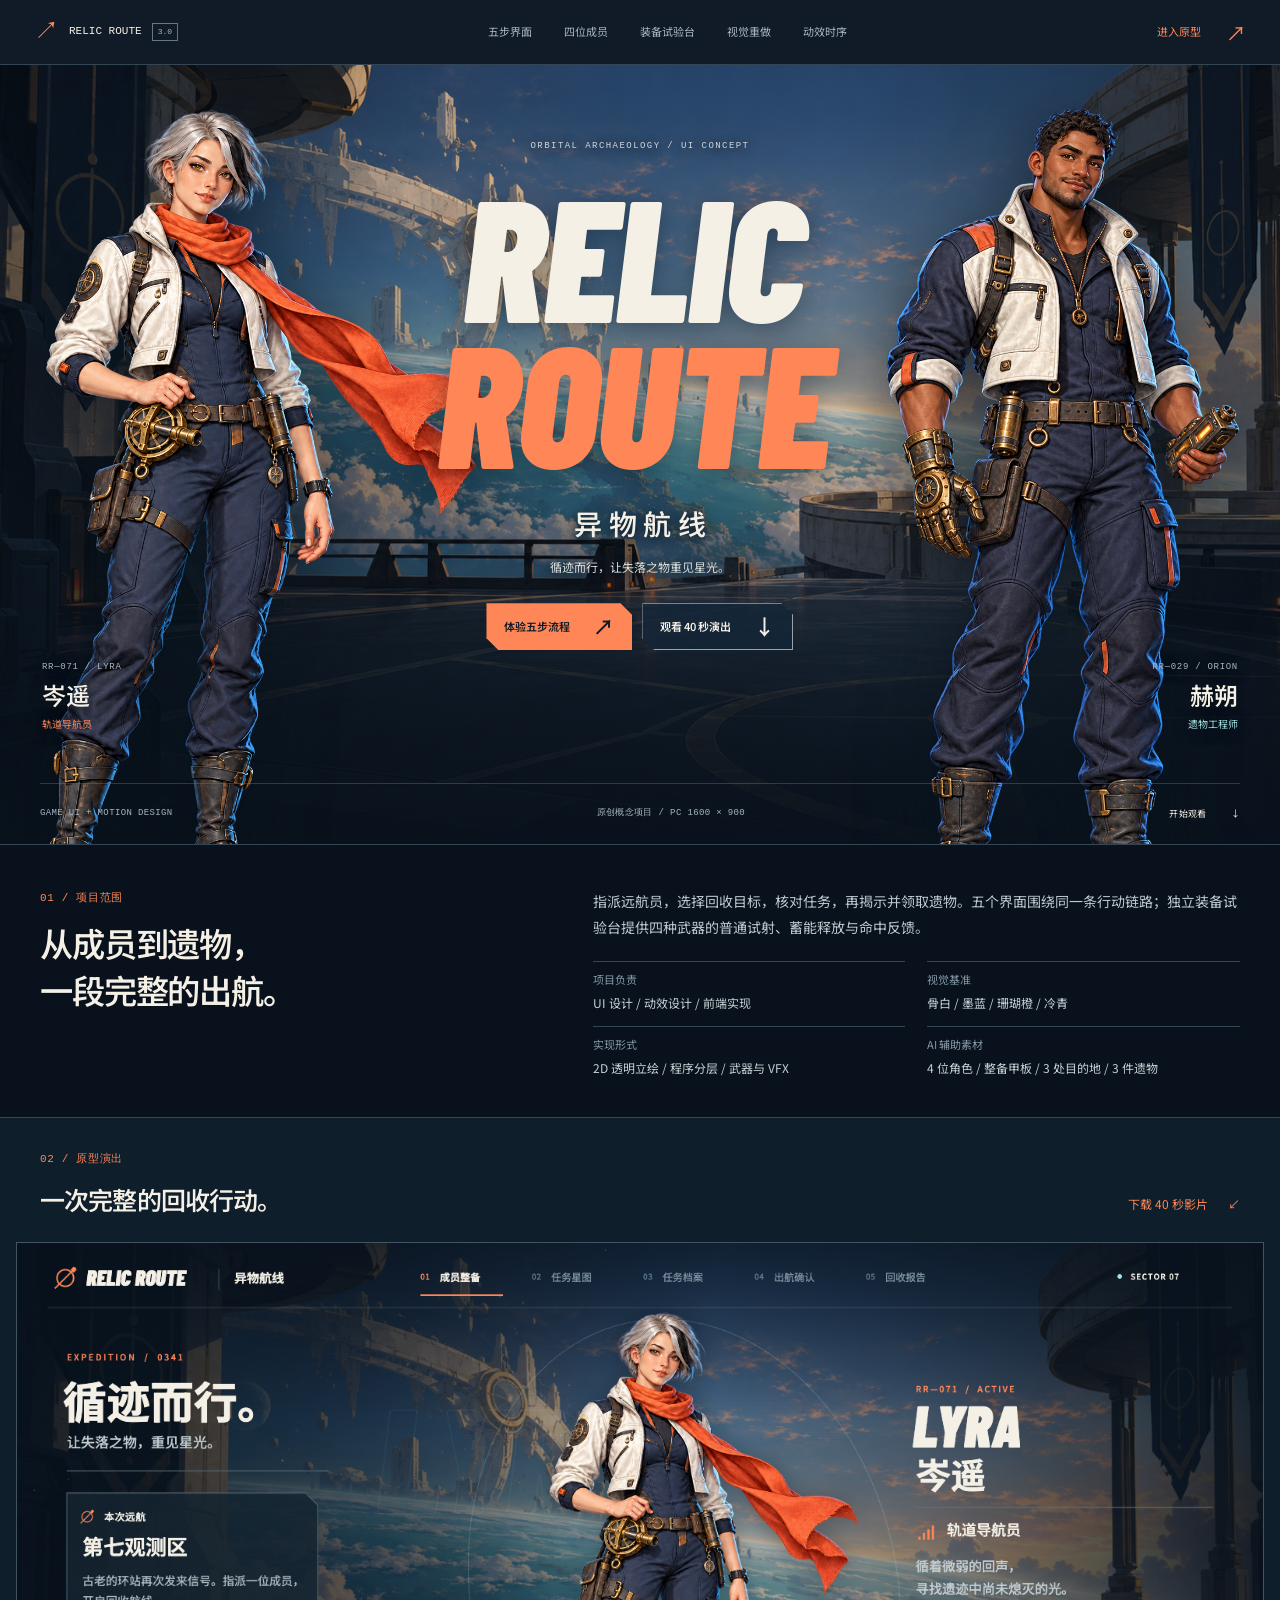
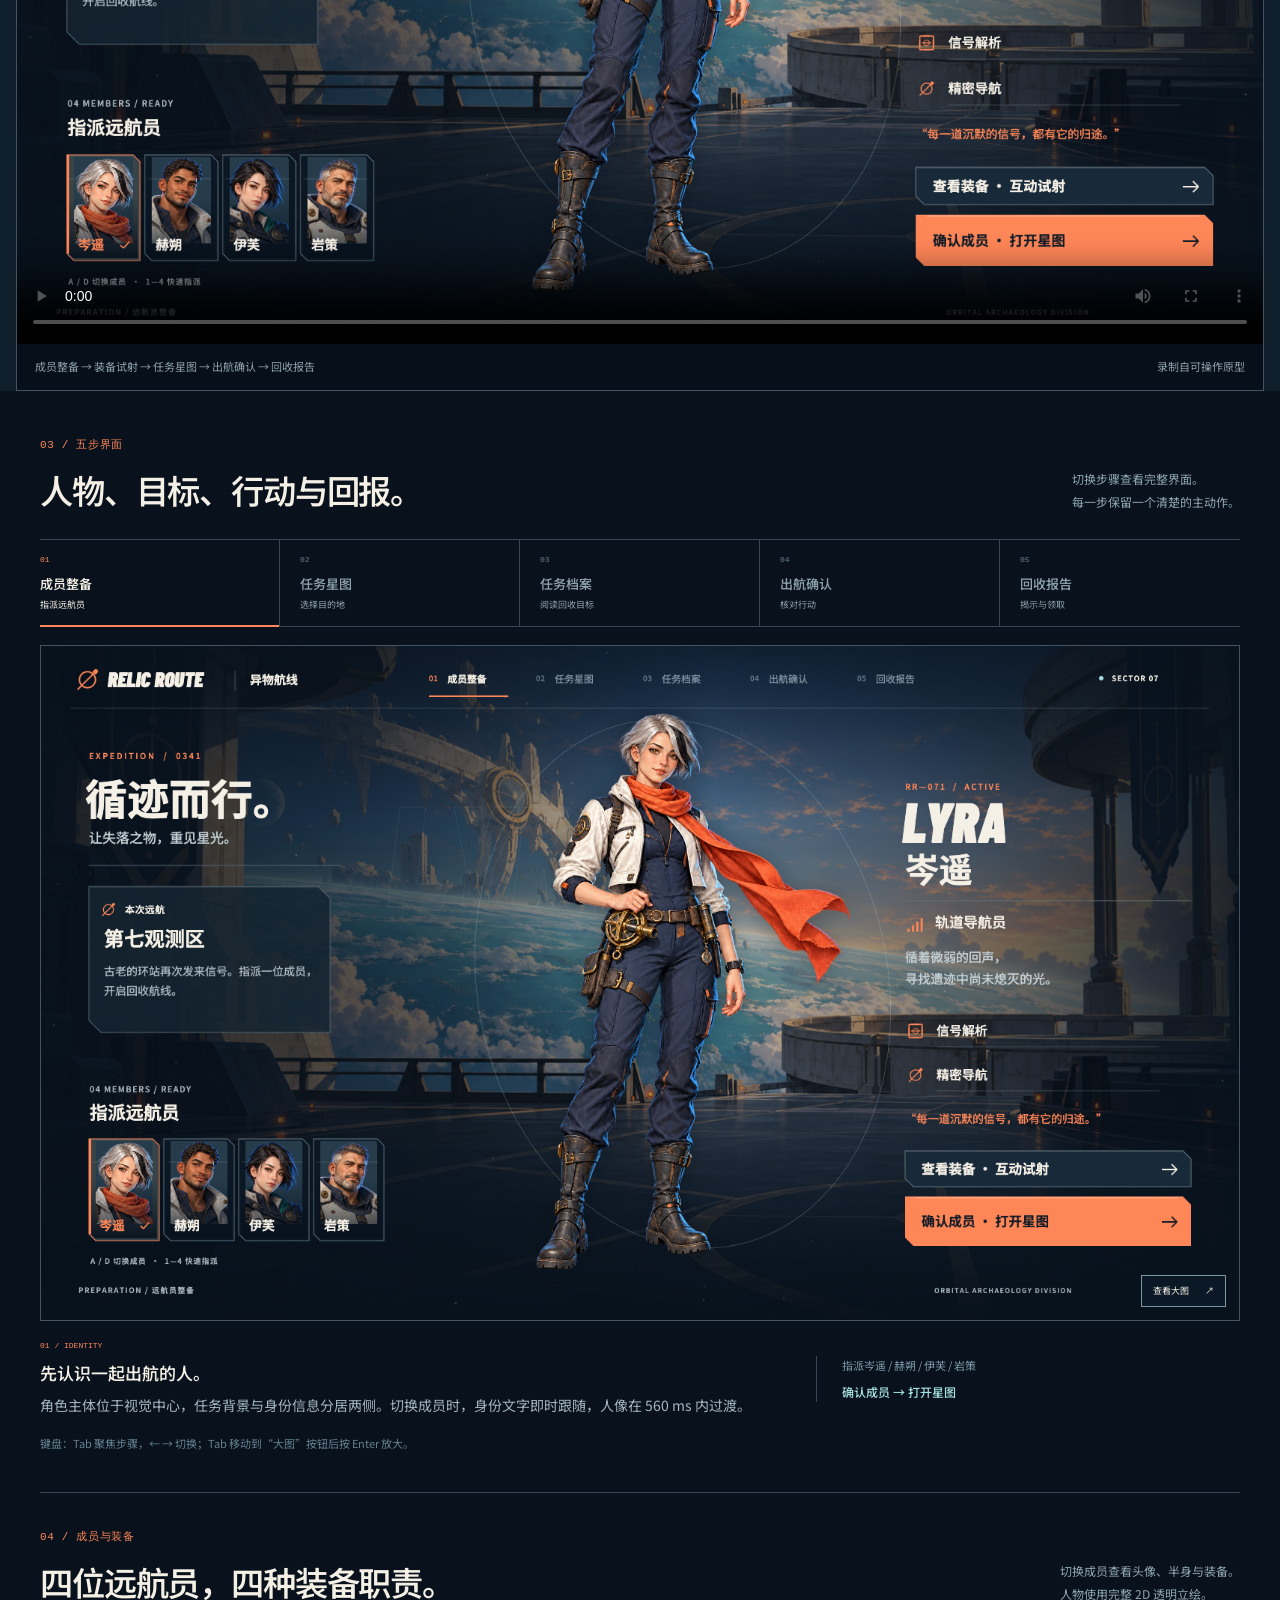
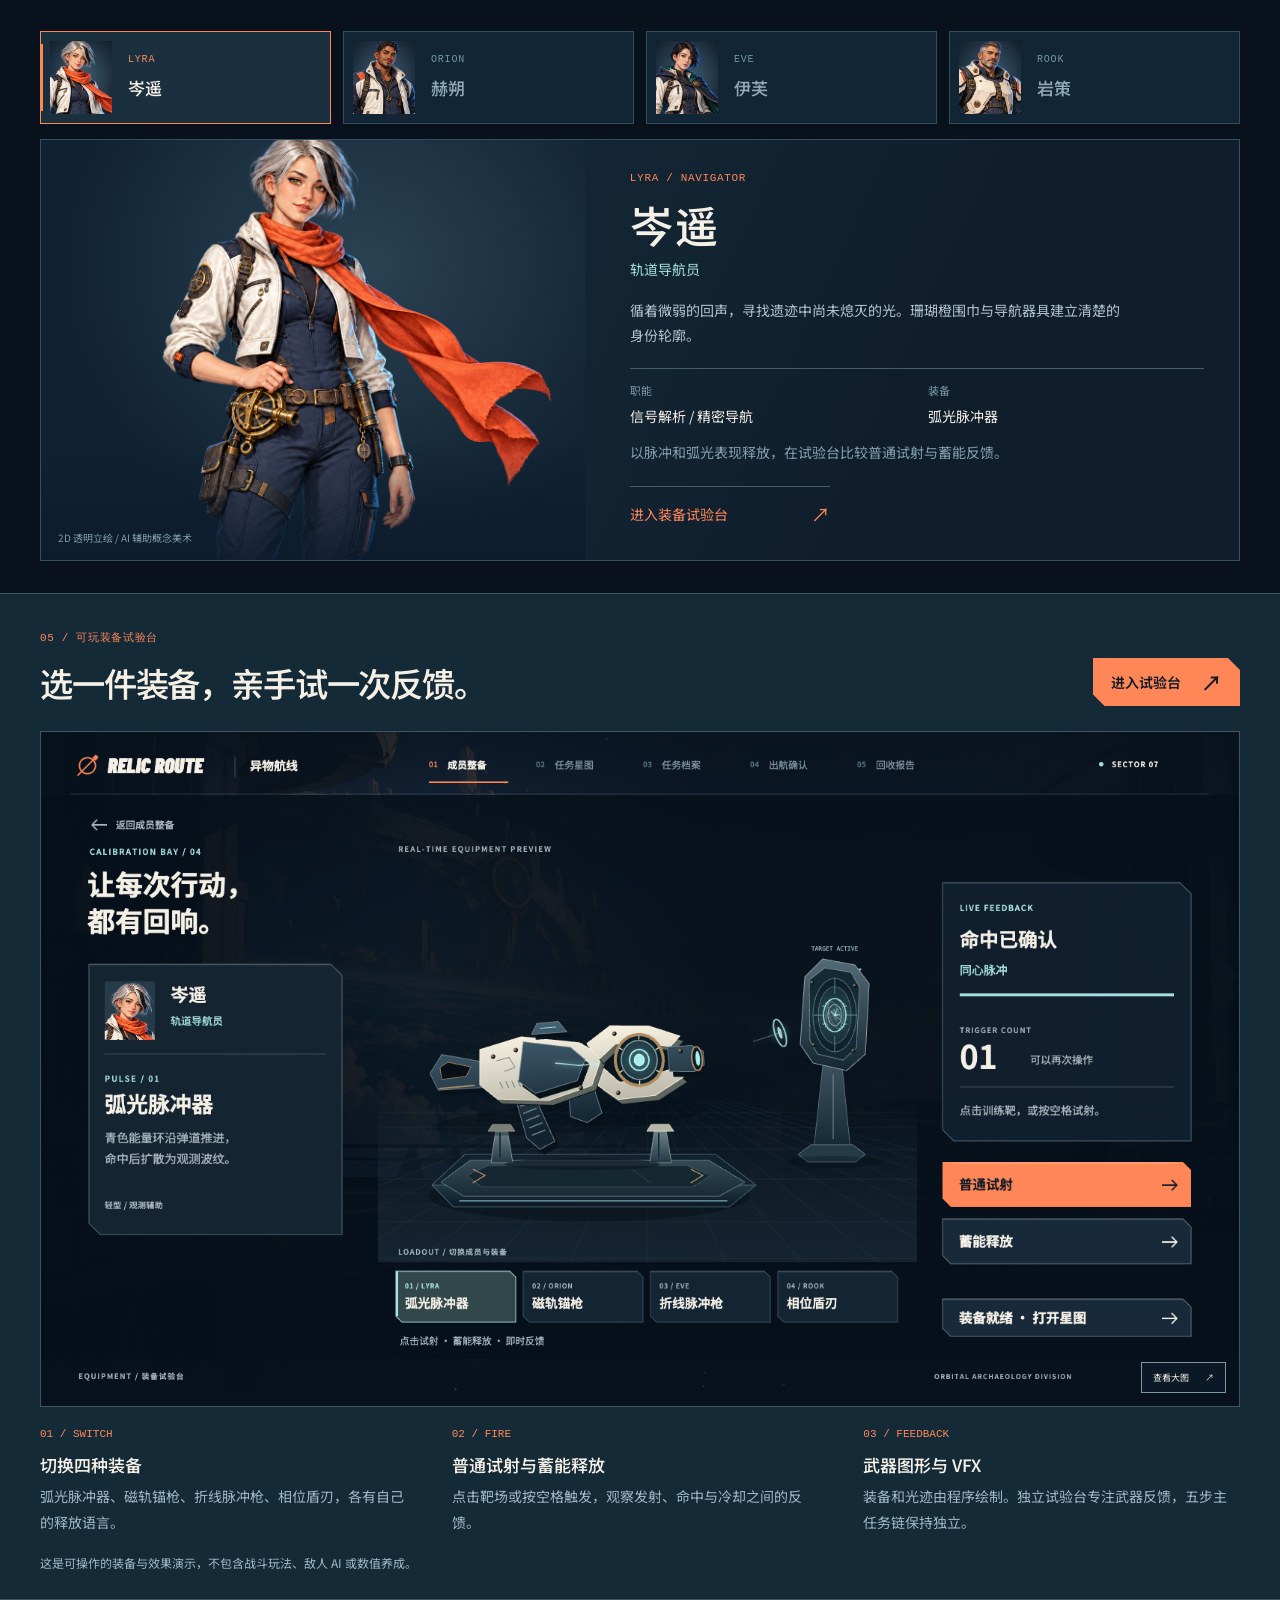
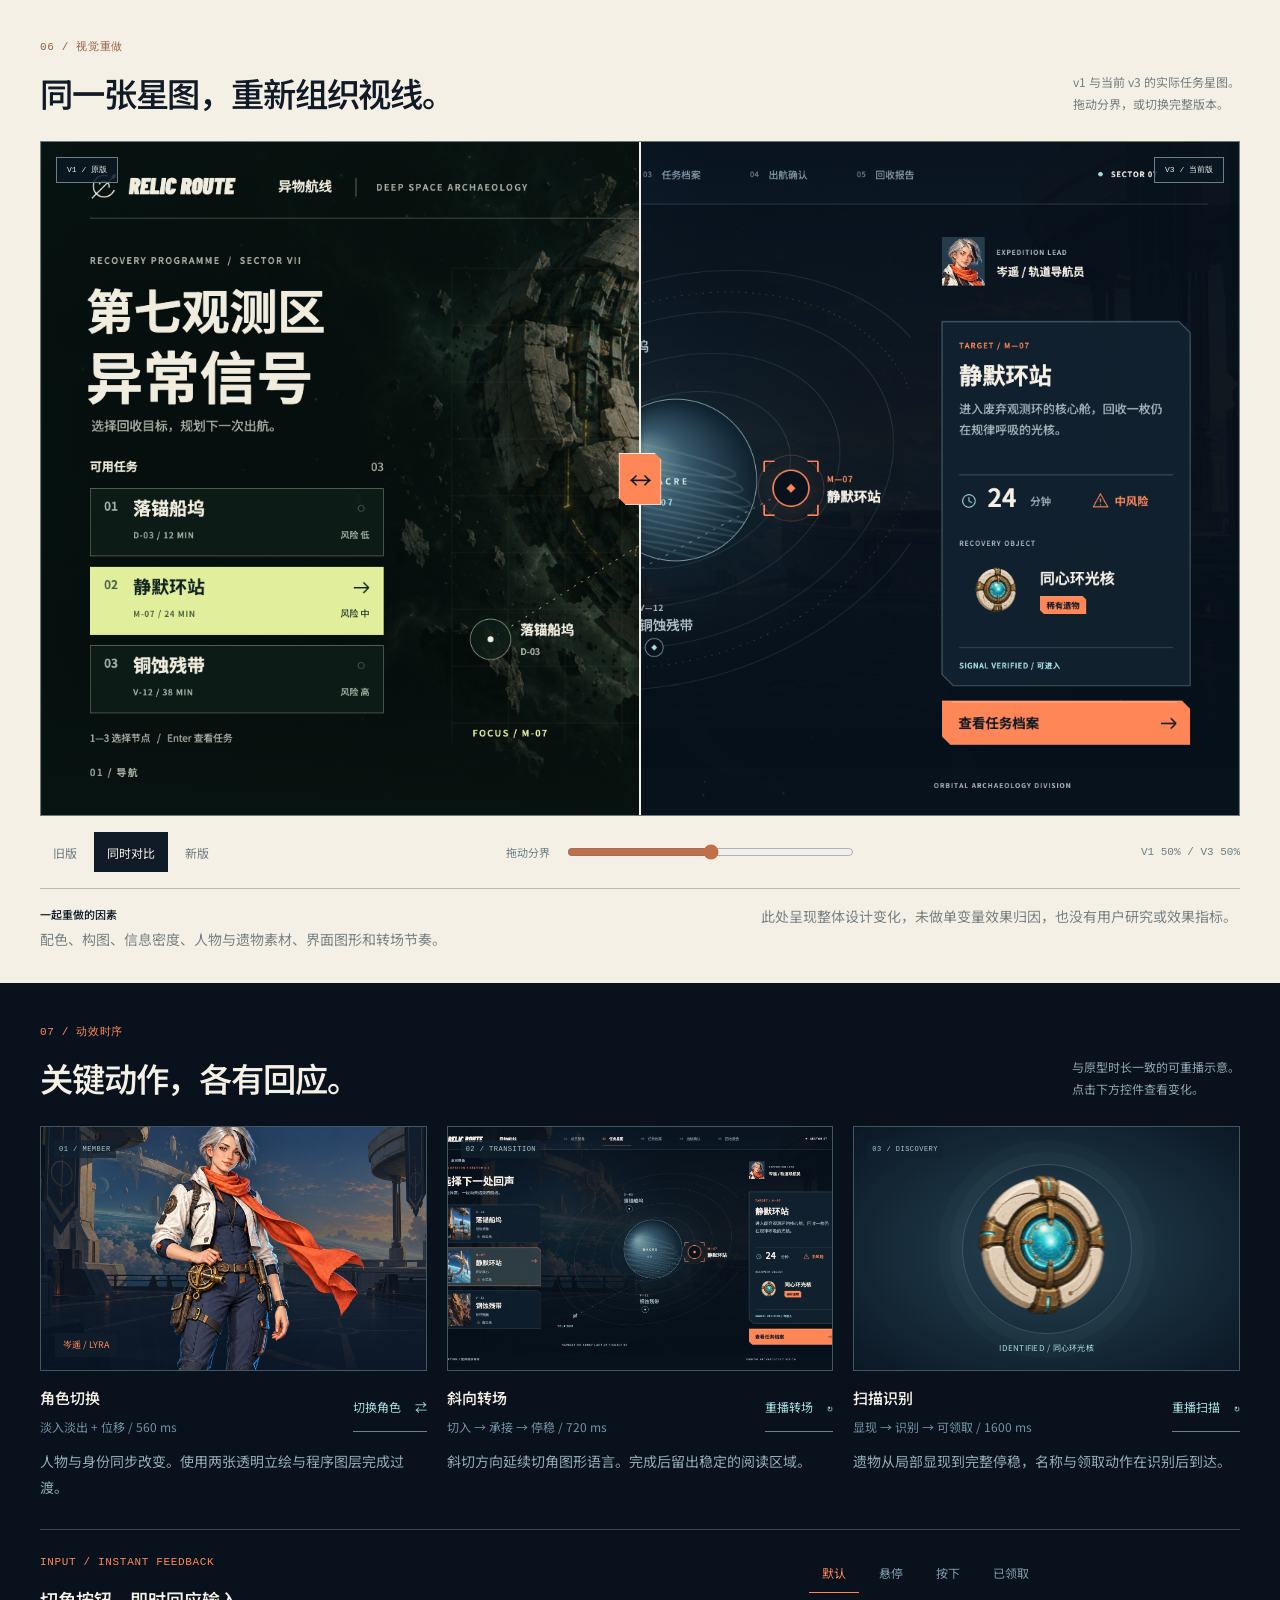
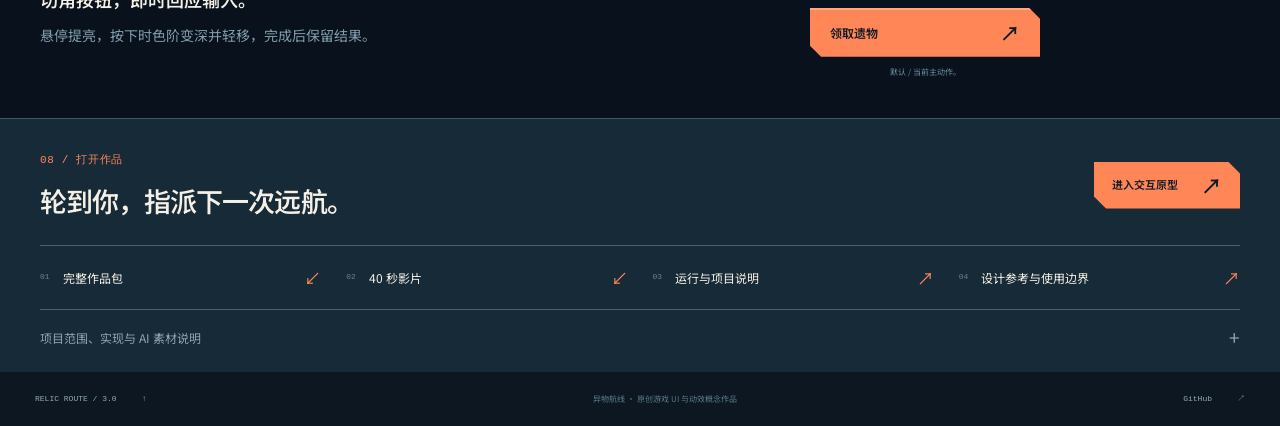
<file: index.html>
<!doctype html>
<html lang="zh-CN">
<head>
  <meta charset="UTF-8">
  <meta name="viewport" content="width=device-width, initial-scale=1">
  <meta name="theme-color" content="#101b27">
  <meta name="description" content="异物航线 RELIC ROUTE 3.0：原创科幻游戏 UI 与动效概念作品。成员整备、任务星图、档案、出航与遗物回收的五步可操作原型与独立装备试验台。">
  <title>异物航线 RELIC ROUTE 3.0 — 游戏 UI 与动效</title>
  <link rel="stylesheet" href="showcase/style.css?v=3.0.0">
  <script src="showcase/app.js?v=3.0.0" defer></script>
</head>
<body>
  <a class="skip-link" href="#main">跳转到作品内容</a>
  <nav class="site-nav" aria-label="作品导航">
    <a class="wordmark" href="#top"><span class="brand-sign" aria-hidden="true">↗</span> RELIC ROUTE <span class="version">3.0</span></a>
    <div class="nav-links"><a href="#interfaces">五步界面</a><a href="#members">四位成员</a><a href="#armory">装备试验台</a><a href="#compare">视觉重做</a><a href="#motion">动效时序</a></div>
    <a class="nav-demo" href="demo/index.html" target="_blank" rel="noopener">进入原型 <span aria-hidden="true">↗</span></a>
  </nav>
  <main id="main">
    <header class="hero" id="top">
      <div class="hero-background" aria-hidden="true"></div><div class="hero-vignette" aria-hidden="true"></div>
      <img class="hero-character hero-lyra" src="demo/assets/characters/lyra.png" alt="远航员岑遥：骨白外套、珊瑚橙围巾与导航器具。" width="1024" height="1536">
      <img class="hero-character hero-orion" src="demo/assets/characters/orion.png" alt="遗物工程师赫朔：骨白与墨蓝制服，手持回收器具。" width="1024" height="1536">
      <div class="hero-center"><p class="hero-kicker">ORBITAL ARCHAEOLOGY / UI CONCEPT</p><h1><span>RELIC</span><span>ROUTE</span></h1><p class="hero-cn">异物航线</p><p class="hero-tagline">循迹而行，让失落之物重见星光。</p><div class="hero-actions"><a class="action action-primary" href="demo/index.html" target="_blank" rel="noopener">体验五步流程 <span aria-hidden="true">↗</span></a><a class="action action-ghost" href="#film" data-play-film>观看 40 秒演出 <span aria-hidden="true">↓</span></a></div></div>
      <div class="character-caption caption-left"><span>RR—071 / LYRA</span><strong>岑遥</strong><small>轨道导航员</small></div><div class="character-caption caption-right"><span>RR—029 / ORION</span><strong>赫朔</strong><small>遗物工程师</small></div>
      <div class="hero-baseline"><span>GAME UI + MOTION DESIGN</span><span>原创概念项目 / PC 1600 × 900</span><a href="#film">开始观看 <span aria-hidden="true">↓</span></a></div>
    </header>

    <section class="project-intro wrap" aria-labelledby="intro-title"><div><span class="eyebrow">01 / 项目范围</span><h2 id="intro-title">从成员到遗物，<br>一段完整的出航。</h2></div><div class="intro-copy"><p>指派远航员，选择回收目标，核对任务，再揭示并领取遗物。五个界面围绕同一条行动链路；独立装备试验台提供四种武器的普通试射、蓄能释放与命中反馈。</p><dl class="project-facts"><div><dt>项目负责</dt><dd>UI 设计 / 动效设计 / 前端实现</dd></div><div><dt>视觉基准</dt><dd>骨白 / 墨蓝 / 珊瑚橙 / 冷青</dd></div><div><dt>实现形式</dt><dd>2D 透明立绘 / 程序分层 / 武器与 VFX</dd></div><div><dt>AI 辅助素材</dt><dd>4 位角色 / 整备甲板 / 3 处目的地 / 3 件遗物</dd></div></dl></div></section>

    <section class="film-section" id="film" aria-labelledby="film-title"><div class="section-bar wrap"><div><span class="eyebrow">02 / 原型演出</span><h2 id="film-title">一次完整的回收行动。</h2></div><a href="showcase/film.mp4?v=3.0.0" download>下载 40 秒影片 <span aria-hidden="true">↙</span></a></div><div class="film-frame"><video id="project-film" controls playsinline preload="metadata" poster="showcase/00-crew.png?v=3.0.0" aria-label="异物航线 3.0 角色、装备与五步任务演出"><source src="showcase/film.mp4?v=3.0.0" type="video/mp4"><p>浏览器不支持视频，请<a href="showcase/film.mp4?v=3.0.0">下载影片</a>。</p></video><div class="media-caption"><span>成员整备 → 装备试射 → 任务星图 → 出航确认 → 回收报告</span><span>录制自可操作原型</span></div></div></section>

    <section class="interfaces wrap" id="interfaces" aria-labelledby="interfaces-title"><div class="section-bar"><div><span class="eyebrow">03 / 五步界面</span><h2 id="interfaces-title">人物、目标、行动与回报。</h2></div><p>切换步骤查看完整界面。<br>每一步保留一个清楚的主动作。</p></div>
      <div class="step-tabs" role="tablist" aria-label="选择界面步骤">
        <button class="step-tab" id="tab-crew" role="tab" aria-selected="true" aria-controls="panel-crew" data-screen="crew"><span>01</span><strong>成员整备</strong><small>指派远航员</small></button>
        <button class="step-tab" id="tab-map" role="tab" aria-selected="false" aria-controls="panel-map" tabindex="-1" data-screen="map"><span>02</span><strong>任务星图</strong><small>选择目的地</small></button>
        <button class="step-tab" id="tab-dossier" role="tab" aria-selected="false" aria-controls="panel-dossier" tabindex="-1" data-screen="dossier"><span>03</span><strong>任务档案</strong><small>阅读回收目标</small></button>
        <button class="step-tab" id="tab-confirm" role="tab" aria-selected="false" aria-controls="panel-confirm" tabindex="-1" data-screen="confirm"><span>04</span><strong>出航确认</strong><small>核对行动</small></button>
        <button class="step-tab" id="tab-reward" role="tab" aria-selected="false" aria-controls="panel-reward" tabindex="-1" data-screen="reward"><span>05</span><strong>回收报告</strong><small>揭示与领取</small></button>
      </div>
      <div class="screen-panels">
        <article class="screen-panel" id="panel-crew" role="tabpanel" aria-labelledby="tab-crew" tabindex="0"><figure class="screen-figure"><img src="showcase/00-crew.png?v=3.0.0" alt="成员整备界面：岑遥立绘居中，左侧为远航信息与四位成员头像，右侧为角色身份和确认按钮。" width="1600" height="900" loading="lazy"><button class="zoom-image" type="button" data-zoom="showcase/00-crew.png?v=3.0.0" data-alt="成员整备 / 1600 × 900">查看大图 <span aria-hidden="true">↗</span></button></figure><div class="screen-notes"><div><span>01 / IDENTITY</span><h3>先认识一起出航的人。</h3><p>角色主体位于视觉中心，任务背景与身份信息分居两侧。切换成员时，身份文字即时跟随，人像在 560 ms 内过渡。</p></div><div class="screen-action"><span>指派岑遥 / 赫朔 / 伊芙 / 岩策</span><strong>确认成员 → 打开星图</strong></div></div></article>
        <article class="screen-panel" id="panel-map" role="tabpanel" aria-labelledby="tab-map" tabindex="0" hidden><figure class="screen-figure"><img src="showcase/01-map.png" alt="任务星图界面：三个可选择的回收目标对应地图节点，当前任务与成员信息在右侧呈现。" width="1600" height="900" loading="lazy"><button class="zoom-image" type="button" data-zoom="showcase/01-map.png" data-alt="任务星图 / 1600 × 900">查看大图 <span aria-hidden="true">↗</span></button></figure><div class="screen-notes"><div><span>02 / CHOICE</span><h3>把星域读成可执行的选择。</h3><p>任务列表与空间节点同步选中，风险、周期和回收物形成可比较的信息。当前成员沿链路保留。</p></div><div class="screen-action"><span>落锚船坞 / 静默环站 / 铜蚀残带</span><strong>查看任务档案 / 返回整备</strong></div></div></article>
        <article class="screen-panel" id="panel-dossier" role="tabpanel" aria-labelledby="tab-dossier" tabindex="0" hidden><figure class="screen-figure"><img src="showcase/02-dossier.png" alt="任务档案界面：所选任务的说明、回收目标、注意事项与成员简报共同支持出航决策。" width="1600" height="900" loading="lazy"><button class="zoom-image" type="button" data-zoom="showcase/02-dossier.png" data-alt="任务档案 / 1600 × 900">查看大图 <span aria-hidden="true">↗</span></button></figure><div class="screen-notes"><div><span>03 / BRIEFING</span><h3>阅读目标，理解这次行动。</h3><p>档案展开任务的背景和回收要求。角色从主视觉变为同行的简报者，给目标补充语境。</p></div><div class="screen-action"><span>目标 / 风险 / 回收物 / 简报</span><strong>核对出航信息 / 返回星图</strong></div></div></article>
        <article class="screen-panel" id="panel-confirm" role="tabpanel" aria-labelledby="tab-confirm" tabindex="0" hidden><figure class="screen-figure"><img src="showcase/03-confirm.png" alt="出航确认界面：选定成员、任务与回收目标被集中列出，玩家可以返回修改或确认出发。" width="1600" height="900" loading="lazy"><button class="zoom-image" type="button" data-zoom="showcase/03-confirm.png" data-alt="出航确认 / 1600 × 900">查看大图 <span aria-hidden="true">↗</span></button></figure><div class="screen-notes"><div><span>04 / COMMIT</span><h3>行动开始前，再核对一次。</h3><p>将成员、航线与目标集中到出航信息中，明确区分“继续阅读”和“执行行动”。取消保留当前选择。</p></div><div class="screen-action"><span>确认当前航线</span><strong>确认航线 · 出发 / 返回修改</strong></div></div></article>
        <article class="screen-panel" id="panel-reward" role="tabpanel" aria-labelledby="tab-reward" tabindex="0" hidden><figure class="screen-figure"><img src="showcase/04-reward.png" alt="回收报告界面：遗物识别后显示名称、保存状态与领取按钮，等待领取入库。" width="1600" height="900" loading="lazy"><button class="zoom-image" type="button" data-zoom="showcase/04-reward.png" data-alt="回收报告 / 已识别待领取">查看大图 <span aria-hidden="true">↗</span></button></figure><div class="screen-notes"><div><span>05 / DISCOVERY</span><h3>让发现有一段值得观看的时间。</h3><p>扫描逐步揭示遗物，完成后停稳显示名称与说明。截图为已识别、待领取状态；领取后显示已入库。</p></div><div class="screen-action"><span>扫描识别 → 阅读 → 领取</span><strong>领取后返回星图 / 防止重复领取</strong></div></div></article>
      </div><p class="keyboard-tip">键盘：Tab 聚焦步骤，← → 切换；Tab 移动到“大图”按钮后按 Enter 放大。</p>
    </section>

    <section class="members-section wrap" id="members" aria-labelledby="members-title"><div class="section-bar"><div><span class="eyebrow">04 / 成员与装备</span><h2 id="members-title">四位远航员，四种装备职责。</h2></div><p>切换成员查看头像、半身与装备。<br>人物使用完整 2D 透明立绘。</p></div>
      <div class="member-tabs" role="tablist" aria-label="选择成员展示">
        <button class="member-tab" type="button" id="member-tab-lyra" role="tab" aria-selected="true" aria-controls="member-panel-lyra" data-member="lyra"><span class="member-avatar" aria-hidden="true"><img src="demo/assets/characters/lyra.png" alt="" loading="lazy"></span><span><small>LYRA</small><strong>岑遥</strong></span></button>
        <button class="member-tab" type="button" id="member-tab-orion" role="tab" aria-selected="false" aria-controls="member-panel-orion" tabindex="-1" data-member="orion"><span class="member-avatar" aria-hidden="true"><img src="demo/assets/characters/orion.png" alt="" loading="lazy"></span><span><small>ORION</small><strong>赫朔</strong></span></button>
        <button class="member-tab" type="button" id="member-tab-eve" role="tab" aria-selected="false" aria-controls="member-panel-eve" tabindex="-1" data-member="eve"><span class="member-avatar avatar-eve" aria-hidden="true"><img src="demo/assets/characters/eve.png" alt="" loading="lazy"></span><span><small>EVE</small><strong>伊芙</strong></span></button>
        <button class="member-tab" type="button" id="member-tab-rook" role="tab" aria-selected="false" aria-controls="member-panel-rook" tabindex="-1" data-member="rook"><span class="member-avatar avatar-rook" aria-hidden="true"><img src="demo/assets/characters/rook.png" alt="" loading="lazy"></span><span><small>ROOK</small><strong>岩策</strong></span></button>
      </div>
      <div class="member-panels">
        <article class="member-panel" id="member-panel-lyra" role="tabpanel" aria-labelledby="member-tab-lyra" tabindex="0"><figure class="member-portrait"><img src="demo/assets/characters/lyra.png" alt="岑遥半身：银灰短发、骨白外套与珊瑚橙围巾。" loading="lazy"><figcaption>2D 透明立绘 / AI 辅助概念美术</figcaption></figure><div class="member-copy"><span class="eyebrow">LYRA / NAVIGATOR</span><h3>岑遥</h3><p class="member-role">轨道导航员</p><p class="member-description">循着微弱的回声，寻找遗迹中尚未熄灭的光。珊瑚橙围巾与导航器具建立清楚的身份轮廓。</p><dl><div><dt>职能</dt><dd>信号解析 / 精密导航</dd></div><div><dt>装备</dt><dd>弧光脉冲器</dd></div></dl><p class="member-equipment">以脉冲和弧光表现释放，在试验台比较普通试射与蓄能反馈。</p><a href="demo/index.html?screen=armory&amp;member=lyra" target="_blank" rel="noopener">进入装备试验台 <span aria-hidden="true">↗</span></a></div></article>
        <article class="member-panel" id="member-panel-orion" role="tabpanel" aria-labelledby="member-tab-orion" tabindex="0" hidden><figure class="member-portrait"><img src="demo/assets/characters/orion.png" alt="赫朔半身：骨白与墨蓝工作服、铜色工具与回收器具。" loading="lazy"><figcaption>2D 透明立绘 / AI 辅助概念美术</figcaption></figure><div class="member-copy"><span class="eyebrow">ORION / ENGINEER</span><h3>赫朔</h3><p class="member-role">遗物工程师</p><p class="member-description">读懂金属与陶瓷的伤痕，让远去的文明重新发声。工具与工作服强化回收工程师的身份。</p><dl><div><dt>职能</dt><dd>结构判读 / 完整回收</dd></div><div><dt>装备</dt><dd>磁轨锚枪</dd></div></dl><p class="member-equipment">通过磁轨释放与命中反馈，表现工程器具的发射节奏。</p><a href="demo/index.html?screen=armory&amp;member=orion" target="_blank" rel="noopener">进入装备试验台 <span aria-hidden="true">↗</span></a></div></article>
        <article class="member-panel" id="member-panel-eve" role="tabpanel" aria-labelledby="member-tab-eve" tabindex="0" hidden><figure class="member-portrait portrait-eve"><img src="demo/assets/characters/eve.png" alt="伊芙半身：黑色短发、青绿斗篷与轻型脉冲装备。" loading="lazy"><figcaption>2D 透明立绘 / AI 辅助概念美术</figcaption></figure><div class="member-copy"><span class="eyebrow">EVE / SCOUT</span><h3>伊芙</h3><p class="member-role">侦察员</p><p class="member-description">先探明前方，再为远航队标记方向。青绿斗篷和轻型装备与其他成员形成区别。</p><dl><div><dt>职能</dt><dd>前方侦察 / 目标定位</dd></div><div><dt>装备</dt><dd>折线脉冲枪</dd></div></dl><p class="member-equipment">用折线光迹与脉冲命中，呈现轻型装备的视觉特点。</p><a href="demo/index.html?screen=armory&amp;member=eve" target="_blank" rel="noopener">进入装备试验台 <span aria-hidden="true">↗</span></a></div></article>
        <article class="member-panel" id="member-panel-rook" role="tabpanel" aria-labelledby="member-tab-rook" tabindex="0" hidden><figure class="member-portrait"><img src="demo/assets/characters/rook.png" alt="岩策半身：灰色短发短须、宽肩重甲与竖向收纳的盾刃。" loading="lazy"><figcaption>2D 透明立绘 / AI 辅助概念美术</figcaption></figure><div class="member-copy"><span class="eyebrow">ROOK / VANGUARD</span><h3>岩策</h3><p class="member-role">先锋</p><p class="member-description">以宽肩重甲与收纳盾刃建立先锋的厚重轮廓，承担队伍前方的护盾冲击职责。</p><dl><div><dt>职能</dt><dd>先锋推进 / 护盾冲击</dd></div><div><dt>装备</dt><dd>相位盾刃</dd></div></dl><p class="member-equipment">将释放表现为盾刃冲击，比较普通释放与蓄能效果。</p><a href="demo/index.html?screen=armory&amp;member=rook" target="_blank" rel="noopener">进入装备试验台 <span aria-hidden="true">↗</span></a></div></article>
      </div>
    </section>

    <section class="armory-section" id="armory" aria-labelledby="armory-title"><div class="wrap"><div class="section-bar"><div><span class="eyebrow">05 / 可玩装备试验台</span><h2 id="armory-title">选一件装备，亲手试一次反馈。</h2></div><a class="action action-primary" href="demo/index.html?screen=armory" target="_blank" rel="noopener">进入试验台 <span aria-hidden="true">↗</span></a></div><figure class="screen-figure armory-figure"><img src="showcase/05-armory.png" alt="装备试验台：四种装备选择、程序绘制的武器与靶场，提供普通试射、蓄能释放和命中冷却反馈。" width="1600" height="900" loading="lazy"><button class="zoom-image" type="button" data-zoom="showcase/05-armory.png" data-alt="装备试验台 / 1600 × 900">查看大图 <span aria-hidden="true">↗</span></button></figure><div class="armory-notes"><div><span>01 / SWITCH</span><h3>切换四种装备</h3><p>弧光脉冲器、磁轨锚枪、折线脉冲枪、相位盾刃，各有自己的释放语言。</p></div><div><span>02 / FIRE</span><h3>普通试射与蓄能释放</h3><p>点击靶场或按空格触发，观察发射、命中与冷却之间的反馈。</p></div><div><span>03 / FEEDBACK</span><h3>武器图形与 VFX</h3><p>装备和光迹由程序绘制。独立试验台专注武器反馈，五步主任务链保持独立。</p></div></div><p class="armory-boundary">这是可操作的装备与效果演示，不包含战斗玩法、敌人 AI 或数值养成。</p></div></section>

    <section class="comparison-section" id="compare" aria-labelledby="compare-title"><div class="wrap"><div class="section-bar"><div><span class="eyebrow">06 / 视觉重做</span><h2 id="compare-title">同一张星图，重新组织视线。</h2></div><p>v1 与当前 v3 的实际任务星图。<br>拖动分界，或切换完整版本。</p></div><div class="comparison-frame" id="comparison-frame" style="--split:50%"><img class="comparison-before" src="showcase/before/01-map-v1.png" alt="v1 任务星图：深墨绿配色，以星图节点和任务文字为中心。" width="1600" height="900" loading="lazy"><div class="comparison-after"><img src="showcase/01-map.png" alt="v3 任务星图：墨蓝与珊瑚橙配色，带目的地场景缩略图的任务列表、节点和成员信息共同呈现。" width="1600" height="900" loading="lazy"></div><span class="compare-tag tag-before" aria-hidden="true">V1 / 原版</span><span class="compare-tag tag-after" aria-hidden="true">V3 / 当前版</span><div class="compare-divider" aria-hidden="true"></div><button class="compare-handle" id="compare-handle" type="button" tabindex="-1" aria-label="拖动新旧版星图分界"><span aria-hidden="true">↔</span></button></div><div class="comparison-controls"><div class="comparison-presets" role="group" aria-label="选择星图比较视图"><button type="button" data-compare="100" aria-pressed="false">旧版</button><button type="button" data-compare="50" aria-pressed="true">同时对比</button><button type="button" data-compare="0" aria-pressed="false">新版</button></div><label class="comparison-range" for="compare-range"><span>拖动分界</span><input id="compare-range" type="range" min="0" max="100" value="50" aria-label="调整旧版与新版星图的显示比例" aria-valuetext="旧版 50%，新版 50%"></label><span class="compare-output" id="compare-output">V1 50% / V3 50%</span></div><div class="comparison-notes"><p><strong>一起重做的因素</strong>配色、构图、信息密度、人物与遗物素材、界面图形和转场节奏。</p><p>此处呈现整体设计变化，未做单变量效果归因，也没有用户研究或效果指标。</p></div></div></section>

    <section class="motion-section wrap" id="motion" aria-labelledby="motion-title"><div class="section-bar"><div><span class="eyebrow">07 / 动效时序</span><h2 id="motion-title">关键动作，各有回应。</h2></div><p>与原型时长一致的可重播示意。<br>点击下方控件查看变化。</p></div><div class="motion-grid">
      <article class="motion-item"><div class="motion-preview character-preview" id="motion-character"><div class="preview-backdrop" aria-hidden="true"></div><img class="preview-person person-lyra" src="demo/assets/characters/lyra.png" alt="" aria-hidden="true" loading="lazy"><img class="preview-person person-orion" src="demo/assets/characters/orion.png" alt="" aria-hidden="true" loading="lazy"><span class="preview-label" id="preview-character-label">岑遥 / LYRA</span><span class="preview-index" aria-hidden="true">01 / MEMBER</span></div><div class="motion-caption"><div><h3>角色切换</h3><span>淡入淡出 + 位移 / 560 ms</span></div><button type="button" class="replay-motion" data-replay="character">切换角色 <span aria-hidden="true">⇄</span></button></div><p class="motion-note">人物与身份同步改变。使用两张透明立绘与程序图层完成过渡。</p></article>
      <article class="motion-item"><div class="motion-preview transition-preview" id="motion-transition" aria-hidden="true"><img class="transition-old" src="showcase/00-crew.png?v=3.0.0" alt="" loading="lazy"><img class="transition-new" src="showcase/01-map.png" alt="" loading="lazy"><span class="transition-slash"></span><span class="preview-index">02 / TRANSITION</span></div><div class="motion-caption"><div><h3>斜向转场</h3><span>切入 → 承接 → 停稳 / 720 ms</span></div><button type="button" class="replay-motion" data-replay="transition">重播转场 <span aria-hidden="true">↻</span></button></div><p class="motion-note">斜切方向延续切角图形语言。完成后留出稳定的阅读区域。</p></article>
      <article class="motion-item"><div class="motion-preview scan-preview" id="motion-scan" aria-hidden="true"><span class="scan-ring"></span><div class="atlas-window"><img src="demo/assets/relics-v2.png" alt="" loading="lazy"><span class="scan-line"></span></div><span class="scan-caption">IDENTIFIED / 同心环光核</span><span class="preview-index">03 / DISCOVERY</span></div><div class="motion-caption"><div><h3>扫描识别</h3><span>显现 → 识别 → 可领取 / 1600 ms</span></div><button type="button" class="replay-motion" data-replay="scan">重播扫描 <span aria-hidden="true">↻</span></button></div><p class="motion-note">遗物从局部显现到完整停稳，名称与领取动作在识别后到达。</p></article>
    </div><div class="button-spec"><div><span class="eyebrow">INPUT / INSTANT FEEDBACK</span><h3>切角按钮，即时回应输入。</h3><p>悬停提亮，按下时色阶变深并轻移，完成后保留结果。</p></div><div class="button-spec-lab"><div class="state-selector" role="group" aria-label="选择主按钮状态"><button type="button" data-button-state="idle" aria-pressed="true">默认</button><button type="button" data-button-state="hover" aria-pressed="false">悬停</button><button type="button" data-button-state="pressed" aria-pressed="false">按下</button><button type="button" data-button-state="claimed" aria-pressed="false">已领取</button></div><button class="spec-button" id="spec-button" type="button" data-state="idle"><span id="spec-button-label">领取遗物</span><span id="spec-button-icon" aria-hidden="true">↗</span></button><p id="state-description" aria-live="polite">默认 / 当前主动作。</p></div></div></section>

    <section class="closing" aria-labelledby="closing-title"><div class="wrap"><div class="closing-heading"><div><span class="eyebrow">08 / 打开作品</span><h2 id="closing-title">轮到你，指派下一次远航。</h2></div><a class="action action-primary" href="demo/index.html" target="_blank" rel="noopener">进入交互原型 <span aria-hidden="true">↗</span></a></div><div class="delivery-links"><a href="https://github.com/rheeh/relic-route/releases/download/v3.0.0/relic-route.zip" download><span>01</span> 完整作品包 <span aria-hidden="true">↙</span></a><a href="showcase/film.mp4?v=3.0.0" download><span>02</span> 40 秒影片 <span aria-hidden="true">↙</span></a><a href="README.md"><span>03</span> 运行与项目说明 <span aria-hidden="true">↗</span></a><a href="design/references.md"><span>04</span> 设计参考与使用边界 <span aria-hidden="true">↗</span></a></div><details class="credits"><summary>项目范围、实现与 AI 素材说明 <span aria-hidden="true">+</span></summary><div class="credits-body"><div><h3>概念项目与负责范围</h3><p>原创游戏 UI 与动效概念作品，已实现五步可操作原型与独立装备试验台。项目负责界面构图、信息组织、按钮、程序生成武器与 VFX、动效时序及前端实现。任务和结算为演示，不包含战斗、服务器或真实存档。</p></div><div><h3>AI 辅助美术</h3><p>岑遥、赫朔、伊芙、岩策四位角色，整备甲板、三处目的地场景和三件遗物图集使用 AI 辅助生成。人物为完整 2D 透明立绘，配合程序图层、视差与微动呈现；武器图形、蓄能、射线、盾刃冲击与命中反馈由程序绘制。素材提示词与字体许可见项目 README。</p></div><div><h3>参考与体验</h3><p>设计以 PC 1600 × 900 为基准。构图与动效研究来源见设计参考文档；外部作品素材未打包。可用键盘操作，支持减少动态效果。本项目没有开展用户研究，不提供效果指标。</p></div></div></details></div></section>
  </main>
  <footer class="site-footer"><a href="#top">RELIC ROUTE / 3.0 <span aria-hidden="true">↑</span></a><p>异物航线 · 原创游戏 UI 与动效概念作品</p><a href="https://github.com/rheeh/relic-route" target="_blank" rel="noopener" aria-label="在 GitHub 查看异物航线源码">GitHub <span aria-hidden="true">↗</span></a></footer>
  <dialog class="image-dialog" id="image-dialog" aria-label="界面大图"><button class="dialog-close" type="button" aria-label="关闭界面大图">关闭 <span aria-hidden="true">×</span></button><img id="dialog-image" alt=""><p id="dialog-caption"></p></dialog>
</body>
</html>
</file>
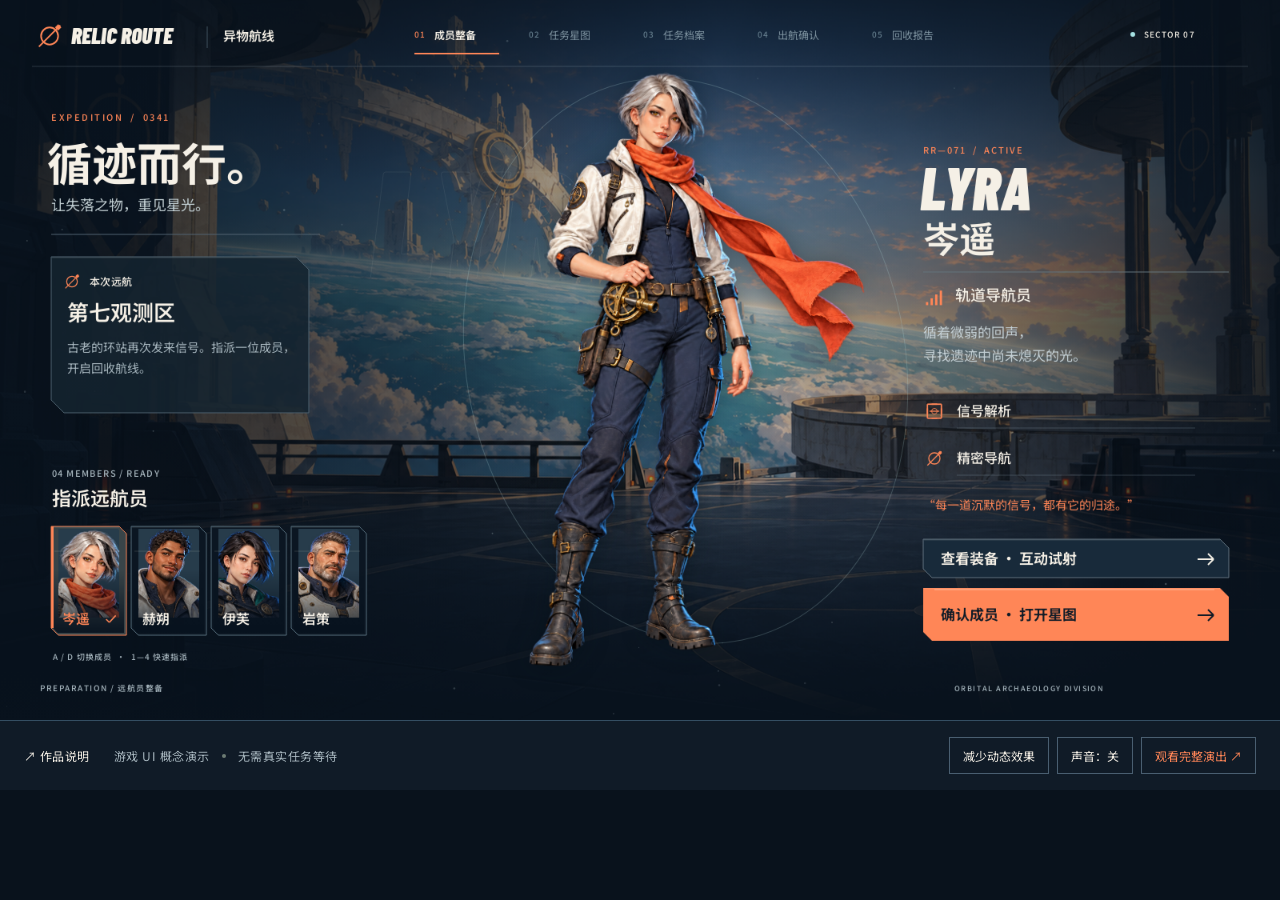
<file: demo/index.html>
<!doctype html>
<html lang="zh-CN">
<head>
  <meta charset="UTF-8"><meta name="viewport" content="width=device-width, initial-scale=1">
  <meta name="theme-color" content="#101b27">
  <meta name="description" content="异物航线：角色、界面与动态演出。指派远航员，选择航线，揭开遗物的故事。">
  <title>异物航线 · RELIC ROUTE — 可交互原型</title>
  <link rel="stylesheet" href="style.css?v=3.0.0">
</head>
<body>
  <main>
    <div class="portrait-note">本作品按 PC 游戏的 16:9 界面设计。手机建议横屏观看，或在作品页查看界面图与短片。</div>
    <div id="stage" class="stage" aria-label="异物航线游戏界面">
      <canvas id="game" width="1600" height="900" aria-hidden="true"></canvas>
      <div id="controls" class="controls"></div>
      <section class="sr-only" aria-label="当前界面信息"><h1 id="screen-title">载入异物航线</h1><p id="screen-description"></p></section>
      <div class="loading" id="loading"><span class="loading-symbol">◎</span><p>正在建立航线</p><small>RELIC ROUTE</small></div>
    </div>
    <div class="demo-bar">
      <a href="../index.html" class="back-link">↗ 作品说明</a>
      <span class="demo-label">游戏 UI 概念演示 <i></i> 无需真实任务等待</span>
      <div class="demo-actions">
        <button id="motion" aria-pressed="false">减少动态效果</button>
        <button id="sound" aria-pressed="false">声音：关</button>
        <button id="film">观看完整演出 <span>↗</span></button>
      </div>
    </div>
    <div id="film-controls" class="film-controls" hidden>
      <button id="pause-film">暂停</button><label>演出时间<input type="range" id="film-time" min="0" max="40" step="0.1" value="0"></label><output id="film-time-label">00:00 / 00:40</output><button id="exit-film">返回操作</button>
    </div>
    <details id="studio" hidden><summary>作品导出工具</summary><p>使用项目的本地服务保存六张原生界面图和完整演出。导出内容与交互原型共用画面与时间轴。</p><button id="export-frames">保存六张界面图</button><button id="export-film">录制 40 秒演出</button><output id="export-status" role="status"></output></details>
    <p id="announcement" class="sr-only" aria-live="polite"></p>
  </main>
  <script src="weapons.js?v=3.0.0"></script>
  <script src="app.js?v=3.0.0"></script>
</body>
</html>
</file>
<file: showcase/style.css>
@font-face{font-family:Route Display;src:url('../demo/assets/fonts/BarlowCondensed-BlackItalic.ttf') format('truetype');font-display:swap;font-weight:900}
@font-face{font-family:Route Sans;src:url('../demo/assets/fonts/RelicSansSC.woff2?v=3.0.0') format('woff2');font-display:swap;font-weight:100 900}
:root{--ink:#101b27;--deep:#09121c;--paper:#f5f0e6;--orange:#ff8657;--cyan:#a5e1e2;--muted:#a7b6be;--rule:#344553;--mono:'SFMono-Regular',Consolas,'Liberation Mono',monospace;--display:'Route Display','Arial Narrow',Impact,sans-serif;--body:'Route Sans',Arial,'PingFang SC','Microsoft YaHei',sans-serif;--page:min(1440px,calc(100% - 80px))}
*{box-sizing:border-box}html{scroll-behavior:smooth;scroll-padding-top:25px}body{margin:0;background:var(--deep);color:var(--paper);font-family:var(--body);font-size:14px;line-height:1.75;-webkit-font-smoothing:antialiased}a{color:inherit;text-decoration:none}button{font:inherit;cursor:pointer;border-radius:0}button:disabled{cursor:default}button,a,summary,input{touch-action:manipulation;-webkit-tap-highlight-color:transparent}img,video{display:block;max-width:100%}h1,h2,h3,p,figure{margin:0}h2{font-weight:550;font-size:clamp(27px,2.6vw,40px);line-height:1.4;letter-spacing:-.035em}h3{font-weight:550}::selection{background:var(--orange);color:var(--ink)}:focus-visible{outline:3px solid var(--cyan);outline-offset:5px}[hidden]{display:none!important}.wrap{width:var(--page);margin-inline:auto}.skip-link{position:fixed;z-index:100;left:20px;top:12px;padding:10px 16px;background:var(--orange);color:var(--ink);transform:translateY(-180%)}.skip-link:focus{transform:none}.site-nav{height:65px;display:flex;align-items:center;justify-content:space-between;padding:0 34px;background:var(--ink);border-bottom:1px solid var(--rule);font-size:11px}.wordmark{font-family:var(--mono);display:flex;align-items:center;gap:10px;font-size:11px}.brand-sign{font-size:25px;line-height:1;color:var(--orange)}.version{font-size:8px;padding:1px 5px;border:1px solid #667483;color:var(--muted)}.nav-links{display:flex;gap:32px;color:var(--muted)}.nav-demo{display:flex;gap:25px;align-items:center;color:var(--orange)}.nav-demo>span{font-size:20px}.nav-links a:hover,.site-footer a:hover{color:var(--orange)}.hero{position:relative;isolation:isolate;height:780px;max-height:calc(100vh - 30px);min-height:620px;overflow:hidden;border-bottom:1px solid var(--rule)}.hero-background{position:absolute;inset:0;z-index:-3;background:url('../demo/assets/hangar-v2.png') center 45%/cover}.hero-vignette{position:absolute;inset:0;z-index:-2;background:linear-gradient(90deg,rgba(9,18,28,.58),rgba(9,18,28,.05) 35%,rgba(9,18,28,.05) 65%,rgba(9,18,28,.5)),linear-gradient(180deg,rgba(9,18,28,.13),rgba(9,18,28,.1) 45%,rgba(9,18,28,.96))}.hero-character{position:absolute;width:min(44vw,650px);height:auto;max-width:none;top:38px;z-index:0;filter:drop-shadow(0 15px 35px #08121ba6);pointer-events:none}.hero-lyra{left:-5%}.hero-orion{right:-5%}.hero-center{position:relative;z-index:2;width:48%;margin:0 auto;display:flex;flex-direction:column;align-items:center;padding-top:74px;text-align:center}.hero-kicker{font-family:var(--mono);font-size:9px;color:#d0d8da;letter-spacing:.16em;text-shadow:0 2px 12px #071019;margin-bottom:29px}.hero h1{font-family:var(--display);font-size:clamp(116px,13.5vw,205px);font-weight:900;line-height:.82;letter-spacing:-.012em;text-shadow:0 5px 28px #07101969;transform:translateX(-7px)}.hero h1>span{display:block}.hero h1>span+span{color:var(--orange);padding-top:5px}.hero-cn{font-size:28px;font-weight:550;letter-spacing:.24em;margin-top:27px;padding-left:.24em;text-shadow:0 2px 12px #071019}.hero-tagline{margin-top:8px;font-size:12px;color:#d8e0de;text-shadow:0 2px 12px #071019}.hero-actions{display:flex;gap:10px;margin-top:26px}.action{display:flex;align-items:center;justify-content:space-between;gap:23px;padding:12px 18px;font-size:11px;font-weight:600;white-space:nowrap;clip-path:polygon(0 0,calc(100% - 12px) 0,100% 12px,100% 100%,12px 100%,0 calc(100% - 12px));transition:background .16s,color .16s;min-height:47px}.action>span{font-size:21px;line-height:1}.action-primary{background:var(--orange);color:var(--ink)}.action-primary:hover{background:#ffa478}.action-ghost{background:#132638cf;box-shadow:inset 0 0 0 1px #95a4a8;color:var(--paper)}.action-ghost:hover{background:#385266}.character-caption{position:absolute;bottom:112px;z-index:3;display:flex;flex-direction:column;text-shadow:0 2px 15px #071019}.caption-left{left:42px}.caption-right{right:42px;text-align:right}.character-caption>span{font-family:var(--mono);font-size:9px;letter-spacing:.08em;color:var(--muted)}.character-caption strong{font-weight:550;font-size:24px;margin:4px 0;line-height:1.3}.character-caption small{font-size:10px;color:var(--cyan)}.caption-left small{color:var(--orange)}.hero-baseline{position:absolute;left:40px;right:40px;bottom:0;z-index:3;display:flex;align-items:center;justify-content:space-between;gap:24px;padding:22px 0;border-top:1px solid #74848c59;font-family:var(--mono);font-size:9px;letter-spacing:.04em;color:var(--muted)}.hero-baseline a{font-family:var(--body);display:flex;gap:24px;color:var(--paper)}.eyebrow{display:block;font-family:var(--mono);font-size:9px;letter-spacing:.06em;color:var(--orange);margin-bottom:12px}.project-intro{display:grid;grid-template-columns:1fr 1.3fr;gap:55px;padding:44px 0 39px}.intro-copy>p{font-size:13px;color:#bcc9ce;max-width:670px;line-height:1.9}.project-facts{display:grid;grid-template-columns:1fr 1fr;gap:13px 22px;margin:20px 0 0}.project-facts>div{border-top:1px solid var(--rule);padding-top:8px}.project-facts dt{font-size:8px;color:#8398a6}.project-facts dd{font-size:10px;margin:3px 0 0;color:#c4d0d4}.film-section{background:#0f1e2b;border-top:1px solid var(--rule);padding:32px 0 0}.section-bar{display:flex;justify-content:space-between;align-items:end;gap:40px;margin-bottom:25px}.section-bar>p{font-size:10px;color:#8ea4b1;line-height:1.9;max-width:300px}.section-bar>a{display:flex;gap:20px;color:var(--orange);font-size:10px;padding-bottom:3px}.film-section h2{font-size:25px}.film-frame{width:calc(100% - 32px);max-width:1568px;margin-inline:auto;border:1px solid #425362;background:#07101a}.film-frame video{width:100%;aspect-ratio:16/9;object-fit:contain;background:#07101a}.media-caption{display:flex;justify-content:space-between;gap:20px;padding:13px 18px;font-size:9px;color:#8d9faa;border-top:1px solid var(--rule)}.interfaces{padding-top:45px;padding-bottom:39px}.step-tabs{display:grid;grid-template-columns:repeat(5,1fr);border-top:1px solid var(--rule);border-bottom:1px solid var(--rule);margin-bottom:18px}.step-tab{position:relative;background:none;border:0;border-right:1px solid var(--rule);color:#8b9eaa;padding:13px 16px 13px 0;text-align:left;transition:color .15s,background .15s}.step-tab:not(:first-child){padding-left:20px}.step-tab:last-child{border-right:0}.step-tab:after{content:'';height:2px;position:absolute;left:0;right:0;bottom:-1px;background:var(--orange);transform:scaleX(0);transform-origin:left;transition:transform .2s}.step-tab[aria-selected=true]{color:var(--paper)}.step-tab[aria-selected=true]:after{transform:scaleX(1)}.step-tab:hover{color:var(--orange)}.step-tab>span{font-family:var(--mono);font-size:8px;display:block;color:#658291}.step-tab[aria-selected=true]>span{color:var(--orange)}.step-tab strong{font-size:13px;display:block;font-weight:550;margin-top:6px}.step-tab small{font-size:9px;display:block;margin-top:2px}.screen-figure{position:relative;border:1px solid #425362;background:#101b27;overflow:hidden}.screen-figure>img{width:100%;height:auto;aspect-ratio:16/9;object-fit:contain}.zoom-image{position:absolute;bottom:13px;right:13px;border:1px solid #7a98a2;padding:7px 11px;font-size:9px;display:flex;gap:16px;background:#0c1a28d9;color:var(--paper)}.zoom-image:hover{background:var(--orange);color:var(--ink);border-color:var(--orange)}.screen-notes{display:grid;grid-template-columns:1.7fr 1fr;gap:55px;margin-top:18px;align-items:center}.screen-notes>div:first-child>span{font-family:var(--mono);font-size:8px;color:var(--orange);display:block;margin-bottom:5px}.screen-notes h3{font-size:17px;margin-bottom:5px}.screen-notes p{font-size:11px;color:#a3b5c0;max-width:750px}.screen-action{border-left:1px solid var(--rule);padding-left:25px;display:flex;flex-direction:column;gap:6px}.screen-action>span{font-size:9px;color:#7e9aaa}.screen-action>strong{font-size:10px;font-weight:500;color:var(--cyan)}.keyboard-tip{font-size:8px;color:#63808f;margin-top:15px}.comparison-section{background:var(--paper);color:var(--ink);padding:38px 0 30px}.comparison-section .eyebrow{color:#986040}.comparison-section .section-bar>p{color:#737e80}.comparison-frame{position:relative;aspect-ratio:16/9;border:1px solid #6d7979;overflow:hidden;isolation:isolate;background:var(--ink)}.comparison-frame img{width:100%;height:100%;object-fit:contain;max-width:none}.comparison-before{position:absolute;inset:0}.comparison-after{position:absolute;inset:0;clip-path:inset(0 0 0 var(--split))}.compare-tag{position:absolute;top:15px;padding:5px 10px;background:#0b1724d9;border:1px solid #6a7f86;color:#e9eee6;font-family:var(--mono);font-size:8px;z-index:2;pointer-events:none}.tag-before{left:15px}.tag-after{right:15px}.compare-divider{position:absolute;left:var(--split);top:0;bottom:0;width:2px;transform:translateX(-50%);background:var(--paper);box-shadow:0 0 5px #13243299;z-index:3}.compare-handle{position:absolute;left:var(--split);top:50%;transform:translate(-50%,-50%);width:43px;height:52px;border:1px solid var(--paper);background:var(--orange);color:var(--ink);font-size:23px;z-index:4;cursor:ew-resize;touch-action:none;clip-path:polygon(0 0,calc(100% - 7px) 0,100% 7px,100% 100%,7px 100%,0 calc(100% - 7px))}.comparison-controls{display:flex;align-items:center;justify-content:space-between;gap:28px;padding:16px 0;border-bottom:1px solid #b4baba}.comparison-presets{display:flex;gap:4px}.comparison-presets button{padding:6px 12px;font-size:10px;background:transparent;border:1px solid transparent;color:#707b80}.comparison-presets button[aria-pressed=true]{background:var(--ink);color:var(--paper)}.comparison-range{display:flex;align-items:center;gap:15px;flex:1;max-width:350px;font-size:9px;white-space:nowrap;color:#687d86}.comparison-range input{width:100%;accent-color:#c16f48;cursor:ew-resize;min-width:100px}.compare-output{font-family:var(--mono);font-size:8px;color:#6e7d81;white-space:nowrap}.comparison-notes{display:grid;grid-template-columns:1.4fr 1fr;gap:50px;padding-top:15px;font-size:10px;color:#788182}.comparison-notes strong{display:block;font-size:11px;font-weight:550;color:var(--ink);margin-bottom:3px}.motion-section{padding-top:40px;padding-bottom:38px}.motion-grid{display:grid;grid-template-columns:repeat(3,1fr);gap:20px}.motion-preview{height:245px;position:relative;border:1px solid #405766;overflow:hidden;background:#142837}.preview-index{position:absolute;top:13px;left:13px;z-index:5;color:#adc4ce;font-family:var(--mono);font-size:7px;letter-spacing:.07em;background:#102130b3;padding:3px 5px}.preview-backdrop{position:absolute;inset:0;background:linear-gradient(180deg,#14243555,#0b1829c9),url('../demo/assets/hangar-v2.png') center/cover}.preview-person{position:absolute;left:calc(50% - 136px);top:-9px;width:272px;height:408px;max-width:none;transition:opacity 560ms cubic-bezier(.15,.8,.2,1),transform 560ms cubic-bezier(.15,.8,.2,1);transform:translateX(0);opacity:1;filter:drop-shadow(0 5px 15px #08132065)}.person-orion{opacity:0;transform:translateX(45px)}.character-preview[data-person=orion] .person-lyra{opacity:0;transform:translateX(-45px)}.character-preview[data-person=orion] .person-orion{opacity:1;transform:translateX(0)}.preview-label{position:absolute;bottom:13px;left:14px;z-index:5;color:var(--orange);font-size:9px;background:#0e1e2acc;padding:4px 8px}.transition-preview img{position:absolute;inset:0;width:100%;height:100%;object-fit:cover}.transition-new{clip-path:polygon(0 0,100% 0,100% 100%,0 100%)}.transition-slash{position:absolute;top:-10%;bottom:-10%;left:110%;width:6%;background:var(--orange);transform:skewX(-13deg);opacity:0}.transition-preview.is-playing .transition-new{animation:diagonal-reveal 720ms cubic-bezier(.18,.7,.2,1) both}.transition-preview.is-playing .transition-slash{animation:diagonal-line 720ms cubic-bezier(.18,.7,.2,1) both}.scan-preview{background:radial-gradient(ellipse at center,#264454,#0b1724)}.scan-ring{position:absolute;width:170px;height:170px;border:1px solid #7993a059;border-radius:50%;left:50%;top:50%;transform:translate(-50%,-50%);box-shadow:0 0 0 12px #73969f0b,0 0 0 24px #73969f08}.atlas-window{position:absolute;width:145px;height:218px;left:50%;top:50%;transform:translate(-50%,-50%);overflow:hidden}.atlas-window>img{position:absolute;left:-100%;width:300%;height:100%;max-width:none}.scan-line{position:absolute;left:0;right:0;top:18%;height:1px;background:var(--cyan);box-shadow:0 0 16px var(--cyan);opacity:0}.scan-caption{position:absolute;bottom:15px;width:100%;text-align:center;color:var(--cyan);font-size:8px;letter-spacing:.03em}.scan-preview.is-playing .atlas-window>img{animation:scan-reveal 1600ms ease-out both}.scan-preview.is-playing .scan-line{animation:scan-line 1600ms ease-in-out both}.scan-preview.is-playing .scan-caption{animation:label-reveal 200ms 1400ms both}.motion-caption{display:flex;justify-content:space-between;align-items:center;gap:10px;margin-top:14px}.motion-caption h3{font-size:15px;margin-bottom:3px}.motion-caption>div>span{font-size:8px;color:#7092a4}.replay-motion{background:none;border:0;border-bottom:1px solid #69838e;color:var(--cyan);font-size:9px;display:flex;gap:14px;padding:4px 0;white-space:nowrap}.replay-motion:hover{color:var(--orange)}.motion-note{font-size:10px;color:#93abb7;margin-top:10px;line-height:1.85}.button-spec{display:grid;grid-template-columns:1fr 1.2fr;gap:45px;margin-top:28px;padding-top:23px;border-top:1px solid var(--rule)}.button-spec h3{font-size:18px}.button-spec>div>p{font-size:10px;color:#809cab;margin-top:7px}.button-spec-lab{text-align:center}.state-selector{display:flex;justify-content:center;gap:7px}.state-selector button{font-size:8px;padding:5px 13px;border:0;background:none;color:#809cab}.state-selector button[aria-pressed=true]{color:var(--orange);border-bottom:1px solid var(--orange)}.spec-button{margin:15px auto 0;width:230px;min-height:49px;display:flex;align-items:center;justify-content:space-between;padding:0 20px;background:var(--orange);color:var(--ink);border:0;clip-path:polygon(0 0,calc(100% - 11px) 0,100% 11px,100% 100%,11px 100%,0 calc(100% - 11px));box-shadow:inset 0 2px 0 #fff1db50;font-size:12px;font-weight:600;transition:background .15s,transform .15s}.spec-button>span+span{font-size:20px}.spec-button[data-state=hover]{background:#ffa478}.spec-button[data-state=pressed]{background:#d8663c;transform:translateY(2px)}.spec-button[data-state=claimed]{background:#304b59;color:#809aa8;box-shadow:none}.button-spec-lab>#state-description{font-size:8px;color:#698a9c;margin-top:8px}.closing{background:#172a38;border-top:1px solid #415463;padding:32px 0 24px}.closing-heading{display:flex;justify-content:space-between;align-items:center;gap:30px}.closing-heading h2{font-size:27px}.delivery-links{display:grid;grid-template-columns:repeat(4,1fr);gap:25px;border-top:1px solid #486070;border-bottom:1px solid #486070;margin-top:25px;padding:17px 0}.delivery-links a{display:flex;gap:13px;align-items:center;font-size:10px}.delivery-links a>span:first-child{font-family:var(--mono);font-size:8px;color:#658395}.delivery-links a>span:last-child{margin-left:auto;color:var(--orange);font-size:17px}.delivery-links a:hover{color:var(--orange)}.credits{padding-top:17px}.credits summary{display:flex;justify-content:space-between;font-size:9px;color:#8ca5b4;cursor:pointer;list-style:none}.credits summary::-webkit-details-marker{display:none}.credits summary>span{font-size:19px;line-height:1;transition:transform .2s}.credits[open] summary>span{transform:rotate(45deg)}.credits-body{display:grid;grid-template-columns:repeat(3,1fr);gap:30px;padding:21px 0 2px}.credits-body h3{font-size:11px;color:#b9cbd2;margin-bottom:5px}.credits-body p{font-size:10px;color:#839eae;line-height:1.9}.site-footer{display:flex;align-items:center;justify-content:space-between;gap:24px;padding:20px 35px;background:#0c1722;font-size:8px;color:#597989}.site-footer>a{font-family:var(--mono);color:#91acb9;display:flex;gap:25px}.image-dialog{width:min(96vw,1600px);max-width:none;max-height:94vh;background:#0b1723;color:var(--paper);border:1px solid #536f7e;padding:48px 13px 12px;overflow:auto}.image-dialog::backdrop{background:#040b13e8}.image-dialog img{width:100%;height:auto;max-height:calc(94vh - 98px);object-fit:contain}.dialog-close{position:absolute;right:16px;top:12px;background:none;border:0;color:var(--paper);font-size:10px;display:flex;align-items:center;gap:20px}.dialog-close span{font-size:24px;line-height:1}.image-dialog>p{text-align:center;color:#88a5b5;font-size:9px;margin-top:10px}
@keyframes diagonal-reveal{0%{clip-path:polygon(0 0,0 0,-15% 100%,0 100%)}100%{clip-path:polygon(0 0,115% 0,100% 100%,0 100%)}}@keyframes diagonal-line{0%{left:-10%;opacity:1}90%{opacity:1}100%{left:115%;opacity:0}}@keyframes scan-reveal{0%{clip-path:inset(0 0 100%);filter:brightness(1.5)}88%,100%{clip-path:inset(0);filter:brightness(1)}}@keyframes scan-line{0%{top:0;opacity:0}8%{opacity:1}85%{opacity:1}100%{top:100%;opacity:0}}@keyframes label-reveal{from{opacity:0}to{opacity:1}}
@media(min-width:1680px){.hero{height:870px;max-height:none}.hero-center{padding-top:100px}.hero-character{width:710px;top:35px;left:auto}.hero-lyra{right:calc(50% + 210px)}.hero-orion{left:calc(50% + 210px)}.hero h1{font-size:225px}.hero-actions{margin-top:35px}}
@media(max-width:1100px){:root{--page:calc(100% - 56px)}.hero{height:710px;max-height:none;min-height:0}.hero-center{padding-top:73px;width:54%}.hero-character{width:52vw;top:65px}.hero-lyra{left:-12%}.hero-orion{right:-12%}.hero h1{font-size:16vw}.hero-cn{font-size:25px}.hero-kicker{font-size:8px;letter-spacing:.07em}.hero-baseline{left:28px;right:28px}.caption-left{left:28px}.caption-right{right:28px}.project-intro{gap:35px;grid-template-columns:.9fr 1.3fr}.motion-grid{gap:16px}.motion-preview{height:215px}.preview-person{width:248px;height:372px;left:calc(50% - 124px)}.motion-caption{align-items:start;flex-direction:column;gap:7px}.motion-caption h3{font-size:14px}.delivery-links{gap:16px}.delivery-links a{font-size:9px;gap:7px}.screen-notes{gap:35px}.comparison-controls{gap:17px}.comparison-presets button{padding:5px 9px}}
@media(max-width:760px){:root{--page:calc(100% - 32px)}.site-nav{height:58px;padding:0 16px}.wordmark{font-size:9px;gap:7px}.brand-sign{font-size:22px}.version{font-size:7px}.nav-links{display:none}.nav-demo{font-size:9px;gap:12px}.hero{height:740px;min-height:0}.hero-background{background-position:51% center}.hero-vignette{background:linear-gradient(180deg,#0c1b2b22,#0c1b2b05 35%,#0c1b2b5c 56%,#09121c 88%)}.hero-character{top:91px;width:86vw;filter:drop-shadow(0 8px 20px #071422)}.hero-lyra{left:-24%}.hero-orion{right:-24%}.hero-center{width:100%;padding-top:26px}.hero-kicker{font-size:7px;letter-spacing:.02em;margin-bottom:255px}.hero h1{font-size:25vw;line-height:.8;transform:translateX(-3px);text-shadow:0 5px 22px #07111be6}.hero-cn{font-size:23px;letter-spacing:.24em;margin-top:21px}.hero-tagline{font-size:10px;margin-top:8px}.hero-actions{gap:8px;margin-top:19px}.action{font-size:9px;padding:10px 13px;gap:15px;min-height:44px}.action>span{font-size:19px}.character-caption{bottom:auto;top:283px}.caption-left{left:17px}.caption-right{right:17px}.character-caption>span{font-size:6px}.character-caption strong{font-size:16px;margin:3px 0}.character-caption small{font-size:7px}.hero-baseline{left:16px;right:16px;padding:18px 0;font-size:7px;gap:12px;flex-wrap:wrap}.hero-baseline>span:first-child{display:none}.hero-baseline a{margin-left:auto;gap:15px}.project-intro{grid-template-columns:1fr;gap:18px;padding:27px 0}.eyebrow{font-size:8px;margin-bottom:8px}h2{font-size:26px}.intro-copy>p{font-size:11px;line-height:1.9}.project-facts{gap:12px 18px;margin-top:16px}.project-facts dt{font-size:7px}.project-facts dd{font-size:9px;line-height:1.8}.film-section{padding-top:23px}.section-bar{align-items:start;gap:13px;flex-direction:column;margin-bottom:18px}.section-bar>p{font-size:9px;max-width:none}.film-section h2{font-size:23px}.section-bar>a{font-size:9px}.film-frame{width:calc(100% - 16px)}.media-caption{font-size:7px;padding:10px;gap:8px;align-items:start;flex-direction:column}.interfaces{padding-top:29px;padding-bottom:26px}.step-tabs{margin-bottom:12px}.step-tab{padding:10px 3px!important;border-right:0}.step-tab>span{font-size:7px}.step-tab strong{font-size:10px;margin-top:5px}.step-tab small{font-size:7px}.zoom-image{bottom:7px;right:7px;padding:5px 7px;font-size:7px;gap:9px}.screen-notes{grid-template-columns:1fr;gap:12px;margin-top:13px}.screen-notes>div:first-child>span{font-size:7px;margin-bottom:4px}.screen-notes h3{font-size:15px}.screen-notes p{font-size:10px}.screen-action{border-left:0;border-top:1px solid var(--rule);padding:10px 0 0;gap:4px}.screen-action>span{font-size:8px}.screen-action>strong{font-size:9px}.keyboard-tip{font-size:7px;line-height:1.7;margin-top:12px}.comparison-section{padding:28px 0 22px}.comparison-controls{flex-wrap:wrap;gap:11px;padding:12px 0}.comparison-presets{gap:0}.comparison-presets button{font-size:9px;padding:5px 10px}.comparison-range{order:3;max-width:none;width:100%;flex:auto;font-size:8px;gap:10px}.compare-output{margin-left:auto;font-size:7px}.compare-tag{font-size:6px;top:8px;padding:3px 6px}.tag-before{left:8px}.tag-after{right:8px}.compare-handle{width:31px;height:42px;font-size:19px}.comparison-notes{grid-template-columns:1fr;gap:10px;padding-top:12px;font-size:9px}.comparison-notes strong{font-size:10px}.motion-section{padding-top:28px;padding-bottom:25px}.motion-grid{grid-template-columns:1fr;gap:25px}.motion-preview{height:248px}.preview-person{width:280px;height:420px;left:calc(50% - 140px)}.motion-caption{flex-direction:row;align-items:center;margin-top:11px}.motion-caption h3{font-size:15px}.motion-caption>div>span{font-size:8px}.replay-motion{font-size:8px;gap:12px}.motion-note{font-size:9px;margin-top:8px}.button-spec{grid-template-columns:1fr;gap:14px;margin-top:25px;padding-top:21px}.button-spec h3{font-size:17px}.button-spec>div>p{font-size:9px}.button-spec-lab .state-selector{justify-content:start}.spec-button{margin-top:17px}.closing{padding-top:25px;padding-bottom:20px}.closing-heading{flex-direction:column;align-items:start;gap:17px}.closing-heading h2{font-size:25px}.delivery-links{grid-template-columns:1fr 1fr;gap:13px 19px;margin-top:22px;padding:15px 0}.delivery-links a{font-size:8px;gap:8px}.delivery-links a>span:first-child{font-size:7px}.delivery-links a>span:last-child{font-size:15px}.credits{padding-top:14px}.credits summary{font-size:8px}.credits-body{grid-template-columns:1fr;gap:15px;padding-top:18px}.credits-body h3{font-size:10px}.credits-body p{font-size:9px}.site-footer{padding:18px 17px;gap:15px;flex-wrap:wrap;font-size:7px}.site-footer p{order:3;width:100%}.site-footer>a{gap:20px}.image-dialog{width:98vw;padding:43px 7px 10px}.dialog-close{right:11px;font-size:9px}.image-dialog>p{font-size:8px}}
@media(prefers-reduced-motion:reduce){html{scroll-behavior:auto}*,*:before,*:after{animation:none!important;transition:none!important}.transition-new,.atlas-window>img{clip-path:none!important;filter:none!important}.scan-line,.transition-slash{display:none}.spec-button[data-state=pressed]{transform:none}}

/* Keep case-study copy readable without changing the game artwork scale. */
.intro-copy>p,.screen-notes p,.comparison-notes,.motion-note,.button-spec>div>p,.credits-body p{font-size:14px;line-height:1.85}
.project-facts dt,.eyebrow,.screen-action>span,.keyboard-tip,.media-caption,.comparison-range,.compare-output{font-size:11px}
.project-facts dd,.screen-action>strong,.section-bar>p,.section-bar>a,.motion-caption>div>span,.replay-motion,.comparison-presets button,.state-selector button,.credits summary,.delivery-links a{font-size:12px}
.comparison-presets button,.state-selector button,.replay-motion{min-height:40px}
@media(max-width:620px){
  .intro-copy>p,.screen-notes p,.comparison-notes,.motion-note,.button-spec>div>p,.credits-body p{font-size:14px}
  .project-facts dd,.project-facts dt,.screen-action>strong,.screen-action>span,.section-bar>p,.section-bar>a,.credits summary,.credits-body h3,.delivery-links a{font-size:12px}
  .step-tab strong{font-size:12px}.step-tab small{font-size:10px}.step-tab>span,.eyebrow,.keyboard-tip{font-size:10px}
  .action{font-size:12px}.zoom-image{font-size:11px;min-height:38px}.motion-caption>div>span,.media-caption{font-size:11px}
  .comparison-notes strong{font-size:14px}.replay-motion,.comparison-presets button,.state-selector button{font-size:12px;min-height:44px}
  .site-nav{height:58px}.nav-demo,.wordmark{font-size:11px}.hero-tagline{font-size:12px}.hero-baseline{font-size:9px}
  .hero-actions{flex-wrap:wrap;justify-content:center}.credits-body{gap:20px}
}
/* Four-member showcase and independent equipment lab. */
.members-section{padding-top:35px;padding-bottom:32px;border-top:1px solid var(--rule)}.member-tabs{display:grid;grid-template-columns:repeat(4,1fr);gap:12px;margin-bottom:15px}.member-tab{display:flex;align-items:center;gap:16px;padding:9px;background:#122535;border:1px solid #344d5d;color:#8fa8b5;text-align:left;position:relative}.member-tab[aria-selected=true]{border-color:var(--orange);color:var(--paper);background:#1b303f}.member-tab:hover{border-color:#7d9eae}.member-tab[aria-selected=true]:before{content:'';position:absolute;left:-1px;top:12px;bottom:12px;width:3px;background:var(--orange)}.member-tab>span:last-child{display:flex;flex-direction:column;gap:4px}.member-tab small{font-family:var(--mono);font-size:9px;letter-spacing:.08em;color:#7596a6}.member-tab strong{font-size:17px;font-weight:550}.member-tab[aria-selected=true] small{color:var(--orange)}.member-avatar{position:relative;width:62px;height:73px;flex:none;overflow:hidden;background:radial-gradient(ellipse at center,#436071,#101d2c)}.member-avatar img{position:absolute;max-width:none;height:240px;width:auto;left:50%;top:-3px;transform:translateX(-50%)}.avatar-eve img{left:calc(50% + 10px)}.avatar-rook img{left:calc(50% - 5px)}.member-panel{display:grid;grid-template-columns:1fr 1.12fr;gap:45px;align-items:center;border:1px solid #36505f;background:linear-gradient(115deg,#17303f,#101e2c 70%)}.member-portrait{position:relative;height:420px;overflow:hidden;isolation:isolate;background:radial-gradient(ellipse at 60% 30%,#54748655,#102131 68%)}.member-portrait:after{content:'';position:absolute;inset:0;pointer-events:none;background:linear-gradient(180deg,transparent 72%,#0c1b2bd9)}.member-portrait>img{position:absolute;width:auto;height:740px;max-width:none;left:50%;top:-15px;transform:translateX(-50%)}.portrait-eve>img{left:56%}.member-portrait figcaption{position:absolute;z-index:2;left:17px;bottom:13px;font-size:8px;color:#809cae}.member-copy{padding:25px 35px 25px 0}.member-copy .eyebrow{font-size:9px;color:var(--orange);margin-bottom:10px}.member-copy h3{font-size:43px;line-height:1.2;letter-spacing:.04em;font-weight:550}.member-role{font-size:13px;color:var(--cyan);margin-top:7px}.member-description{font-size:11px;line-height:1.9;color:#b2c5ce;margin-top:16px;max-width:500px}.member-copy dl{display:grid;grid-template-columns:1fr 1fr;gap:23px;margin:20px 0 11px;padding-top:12px;border-top:1px solid #435d6d}.member-copy dt{font-size:8px;color:#7798aa}.member-copy dd{margin:4px 0 0;font-size:11px;color:var(--paper)}.member-equipment{font-size:10px;color:#829faf;max-width:500px;line-height:1.9}.member-copy>a{display:flex;justify-content:space-between;align-items:center;gap:15px;width:200px;font-size:10px;color:var(--orange);border-top:1px solid #435d6d;margin-top:21px;padding-top:11px}.member-copy>a>span{font-size:19px;line-height:1}.member-copy>a:hover{color:var(--cyan)}.armory-section{background:#152a37;padding:35px 0 26px;border-top:1px solid #3c5665;border-bottom:1px solid #3c5665}.armory-section .section-bar>.action{color:var(--ink);padding:12px 18px;font-size:11px}.armory-notes{display:grid;grid-template-columns:repeat(3,1fr);gap:35px;margin-top:18px}.armory-notes>div>span{font-family:var(--mono);font-size:8px;color:var(--orange);display:block;margin-bottom:5px}.armory-notes h3{font-size:15px;margin-bottom:5px}.armory-notes p{font-size:10px;line-height:1.9;color:#9eb8c7;max-width:460px}.armory-boundary{font-size:9px;color:#6f91a4;margin-top:17px}.armory-figure img{width:100%;height:auto}
@media(max-width:1100px){.member-tabs{gap:9px}.member-tab{gap:10px}.member-tab strong{font-size:15px}.member-tab small{font-size:8px}.member-avatar{width:51px;height:66px}.member-avatar img{height:225px}.member-panel{gap:30px}.member-copy{padding-right:25px}.member-portrait{height:410px}.member-copy h3{font-size:35px}.member-copy dl{gap:15px}.armory-notes{gap:25px}.nav-links{gap:18px}.nav-links a{font-size:10px}}
@media(max-width:760px){.members-section{padding-top:27px;padding-bottom:25px}.member-tabs{gap:6px;margin-bottom:11px}.member-tab{padding:5px;gap:5px;flex-direction:column;align-items:start}.member-tab>span:last-child{padding:2px 2px 1px;gap:1px}.member-tab strong{font-size:11px}.member-tab small{font-size:6px}.member-avatar{width:100%;height:66px}.member-avatar img{height:225px;top:-2px}.member-tab[aria-selected=true]:before{top:8px;bottom:8px;width:2px}.member-panel{grid-template-columns:1fr;gap:0}.member-portrait{height:320px}.member-portrait>img{height:640px;top:-9px}.member-portrait figcaption{font-size:7px;left:13px;bottom:12px}.member-copy{padding:21px 17px 22px}.member-copy .eyebrow{font-size:8px;margin-bottom:8px}.member-copy h3{font-size:31px}.member-role{font-size:11px;margin-top:5px}.member-description{font-size:10px;margin-top:12px}.member-copy dl{margin-top:16px;padding-top:10px}.member-copy dt{font-size:7px}.member-copy dd{font-size:10px}.member-equipment{font-size:9px}.member-copy>a{font-size:9px;width:180px;margin-top:16px;padding-top:9px}.armory-section{padding:27px 0 21px}.armory-section .section-bar>.action{font-size:9px;padding:10px 13px}.armory-notes{grid-template-columns:1fr;gap:13px;margin-top:15px}.armory-notes>div>span{font-size:7px;margin-bottom:3px}.armory-notes h3{font-size:13px;margin-bottom:3px}.armory-notes p{font-size:9px;max-width:none}.armory-boundary{font-size:8px;margin-top:15px}}
/* Keep the new sections as readable as the existing project text. */
.member-role,.member-description,.member-copy dd,.member-equipment,.member-copy>a,.armory-notes p{font-size:14px}.member-description,.member-equipment,.armory-notes p{line-height:1.8}.member-copy dt,.member-copy .eyebrow,.armory-notes>div>span{font-size:11px}.member-portrait figcaption{font-size:10px}.member-copy>a{min-height:44px}.armory-section .section-bar>.action{font-size:14px;min-height:44px}.armory-boundary{font-size:12px;line-height:1.8;color:#9eb8c7}.armory-notes h3{font-size:17px}.member-tab small{font-size:10px}
@media(max-width:760px){.member-tab strong{font-size:14px}.member-tab small{font-size:9px}.member-copy{padding:24px 18px}.member-copy h3{font-size:32px}.member-copy dl{gap:14px}.member-copy>a{width:210px}.armory-notes{gap:22px}}
</file>
<file: demo/style.css>
@font-face{font-family:Archive;src:url('assets/fonts/RelicSansSC.woff2?v=3.0.0') format('woff2');font-weight:100 900;font-display:swap}
@font-face{font-family:Route;src:url('assets/fonts/BarlowCondensed-BlackItalic.ttf') format('truetype');font-weight:900;font-display:swap}
:root{color-scheme:dark;--acid:#ff8657;--paper:#f5f0e6;--muted:#a7b6be}
*{box-sizing:border-box}body{margin:0;background:#09121c;color:var(--paper);font-family:Archive,'PingFang SC','Microsoft YaHei',sans-serif}main{max-width:1920px;margin:auto}.stage{position:relative;width:100%;aspect-ratio:16/9;overflow:hidden;background:#101b27}canvas{display:block;width:100%;height:100%}.controls{position:absolute;inset:0}.game-button{position:absolute;border:0;padding:0;background:transparent;color:transparent;cursor:pointer;border-radius:2px;touch-action:manipulation}.game-button:focus-visible{outline:3px solid var(--acid);outline-offset:5px}.game-button:disabled{cursor:default}.demo-bar{display:flex;align-items:center;gap:24px;padding:16px 24px;background:#101b27;border-top:1px solid #344e62;font-size:12px;letter-spacing:.04em}.demo-bar a{color:var(--paper);text-decoration:none}.back-link{white-space:nowrap}.demo-label{color:var(--muted);display:flex;align-items:center;gap:12px}.demo-label i{width:4px;height:4px;border-radius:50%;background:#6c7b73}.demo-actions{margin-left:auto;display:flex;align-items:center;gap:8px}button{font:inherit}button:not(.game-button){padding:9px 13px;border:1px solid #495e70;background:transparent;color:var(--paper);cursor:pointer}button:not(.game-button):hover,button[aria-pressed=true]:not(.game-button){background:#263e53;border-color:#ff8657}#film{color:var(--acid)}button:focus-visible,a:focus-visible,input:focus-visible,summary:focus-visible{outline:2px solid var(--acid);outline-offset:4px}.film-controls{display:flex;gap:16px;align-items:center;padding:12px 24px;background:#14283b}.film-controls[hidden],details[hidden]{display:none}.film-controls label{display:flex;align-items:center;gap:18px;flex:1;font-size:12px}.film-controls input{width:100%;accent-color:var(--acid)}.film-controls output{font-size:12px;white-space:nowrap}details{padding:24px;background:#132536;font-size:13px}summary{cursor:pointer}details p{color:var(--muted)}details button{margin:8px}#export-status{display:block;margin:8px;color:var(--acid)}.sr-only{position:absolute;width:1px;height:1px;margin:-1px;padding:0;overflow:hidden;clip:rect(0,0,0,0);white-space:nowrap;border:0}.loading{position:absolute;inset:0;display:grid;align-content:center;justify-items:center;background:#101b27;z-index:2;font-size:16px}.loading-symbol{font-size:56px;color:var(--acid)}.loading small{font-family:Route,sans-serif;letter-spacing:.15em}.loading[hidden]{display:none}.portrait-note{display:none;font-size:12px;line-height:1.7;padding:16px;color:var(--muted);background:#132536}
@media(max-width:900px){.demo-bar{gap:12px;flex-wrap:wrap;padding:12px}.demo-label{display:none}.demo-actions{gap:5px}button:not(.game-button){padding:10px 9px;font-size:12px}.film-controls{flex-wrap:wrap;padding:12px}.film-controls label{flex-basis:55%}}
@media(max-width:700px) and (orientation:portrait){.portrait-note{display:block}.demo-actions{margin-left:0}.stage{min-width:700px}main{overflow:auto}.demo-bar{min-width:0;position:sticky;left:0}}
@media(prefers-reduced-motion:reduce){*{scroll-behavior:auto}}
</file>
